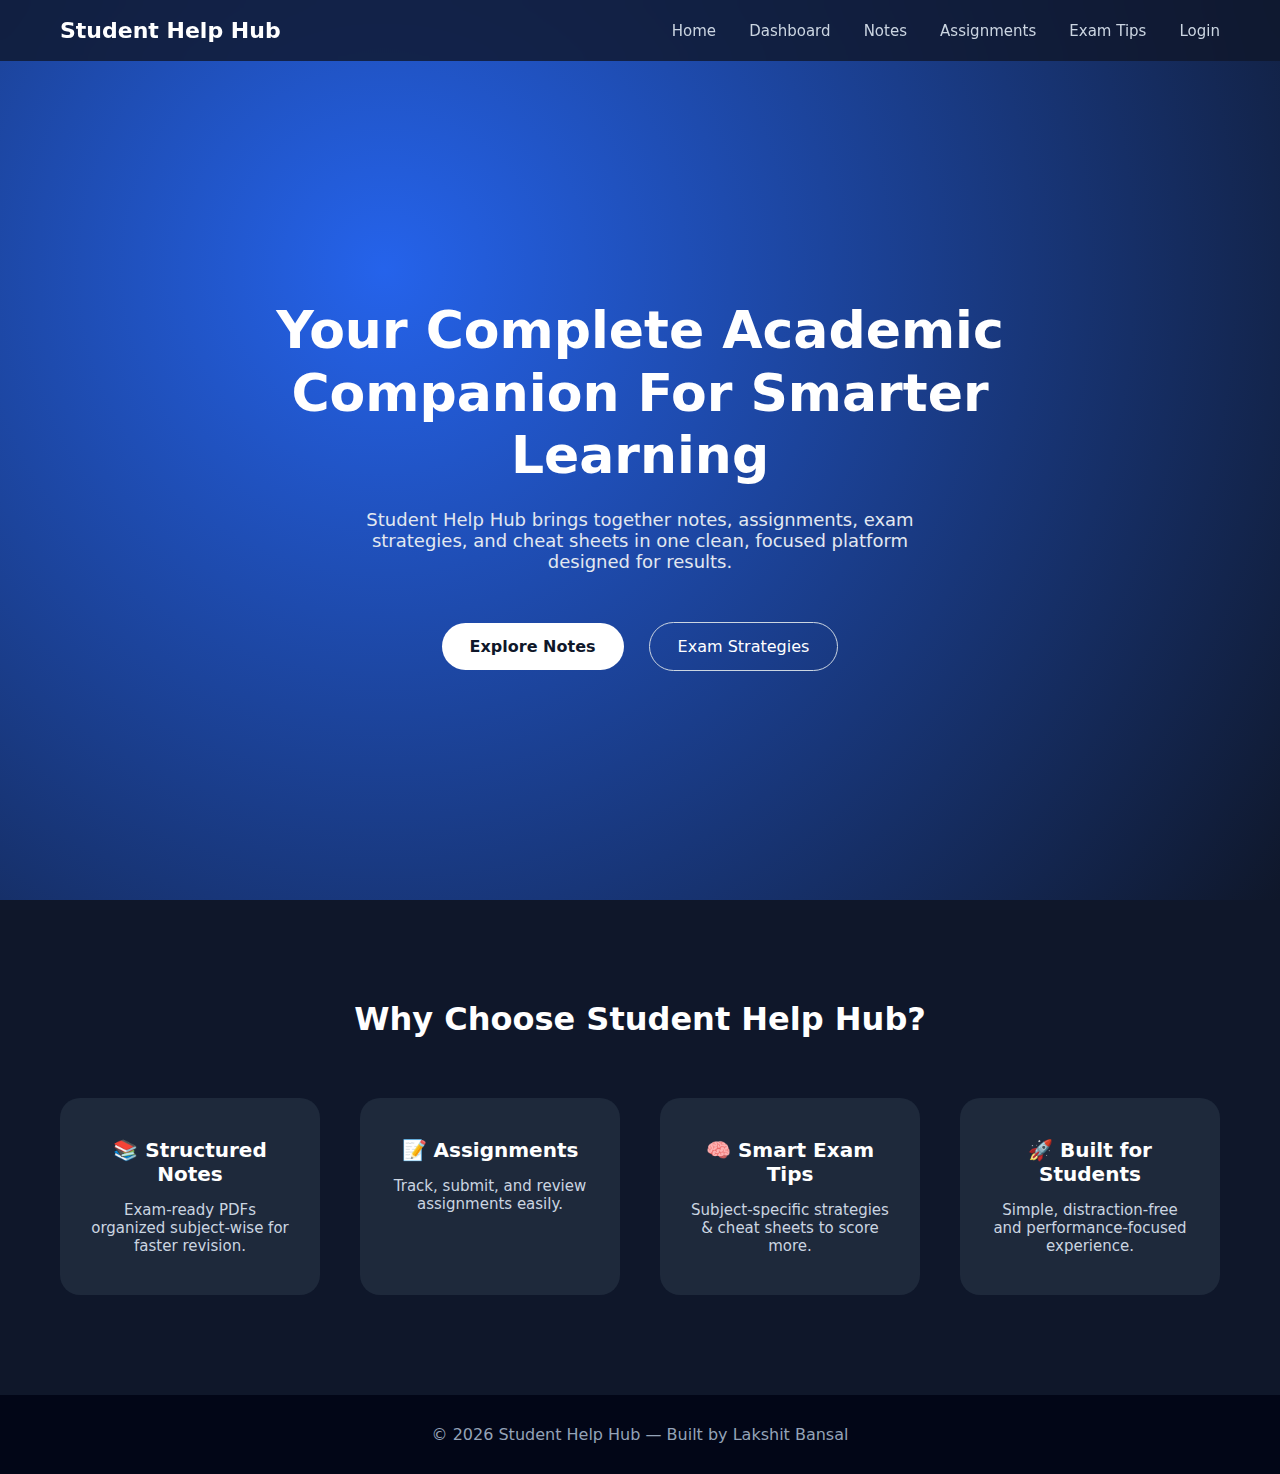
<file: index.html>
<!DOCTYPE html>
<html lang="en">
<head>
<meta charset="UTF-8">
<title>Student Help Hub</title>
<meta name="viewport" content="width=device-width, initial-scale=1.0">

<style>
* {
  margin: 0;
  padding: 0;
  box-sizing: border-box;
}

body {
  font-family: 'Inter', system-ui, sans-serif;
  background: #0f172a;
  color: white;
}

/* NAVBAR */
header {
  position: fixed;
  width: 100%;
  top: 0;
  background: rgba(15, 23, 42, 0.8);
  backdrop-filter: blur(12px);
  display: flex;
  justify-content: space-between;
  align-items: center;
  padding: 18px 60px;
  z-index: 1000;
}

header h1 {
  font-size: 22px;
  font-weight: 600;
}

nav a {
  color: #cbd5e1;
  margin-left: 28px;
  text-decoration: none;
  font-size: 15px;
  transition: 0.3s;
}

nav a:hover {
  color: white;
}

/* HERO SECTION */
.hero {
  min-height: 100vh;
  display: flex;
  flex-direction: column;
  justify-content: center;
  align-items: center;
  padding: 140px 20px 60px;
  text-align: center;
  background: radial-gradient(circle at 30% 30%, #2563eb, #0f172a);
}

.hero h2 {
  font-size: 52px;
  font-weight: 700;
  line-height: 1.2;
  max-width: 900px;
}

.hero p {
  margin-top: 22px;
  font-size: 18px;
  color: #e2e8f0;
  max-width: 600px;
}

.buttons {
  margin-top: 40px;
}

.buttons a {
  display: inline-block;
  padding: 14px 28px;
  margin: 10px;
  border-radius: 50px;
  font-size: 16px;
  text-decoration: none;
  transition: 0.3s;
}

.primary-btn {
  background: white;
  color: #0f172a;
  font-weight: 600;
}

.primary-btn:hover {
  transform: translateY(-3px);
  box-shadow: 0 12px 25px rgba(0,0,0,0.4);
}

.secondary-btn {
  border: 1px solid #cbd5e1;
  color: white;
}

.secondary-btn:hover {
  background: rgba(255,255,255,0.1);
}

/* FEATURES */
.features {
  padding: 100px 60px;
  background: #0f172a;
  text-align: center;
}

.features h3 {
  font-size: 32px;
  margin-bottom: 60px;
}

.feature-grid {
  display: grid;
  grid-template-columns: repeat(auto-fit, minmax(240px, 1fr));
  gap: 40px;
}

.feature-card {
  background: #1e293b;
  padding: 40px 30px;
  border-radius: 20px;
  transition: 0.3s;
}

.feature-card:hover {
  transform: translateY(-8px);
  background: #334155;
}

.feature-card h4 {
  margin-bottom: 15px;
  font-size: 20px;
}

.feature-card p {
  font-size: 15px;
  color: #cbd5e1;
}

/* FOOTER */
footer {
  text-align: center;
  padding: 30px;
  background: #020617;
  color: #94a3b8;
}
</style>
</head>

<body>

<header>
  <h1>Student Help Hub</h1>
  <nav>
    <a href="index.html">Home</a>
    <a href="dashboard.html">Dashboard</a>
    <a href="notes.html">Notes</a>
    <a href="assignments.html">Assignments</a>
    <a href="exam-tips.html">Exam Tips</a>
    <a href="login.html">Login</a>
  </nav>
</header>

<section class="hero">
  <h2>Your Complete Academic Companion For Smarter Learning</h2>
  <p>
    Student Help Hub brings together notes, assignments, exam strategies,
    and cheat sheets in one clean, focused platform designed for results.
  </p>

  <div class="buttons">
    <a href="notes.html" class="primary-btn">Explore Notes</a>
    <a href="exam-tips.html" class="secondary-btn">Exam Strategies</a>
  </div>
</section>

<section class="features">
  <h3>Why Choose Student Help Hub?</h3>

  <div class="feature-grid">
    <div class="feature-card">
      <h4>📚 Structured Notes</h4>
      <p>Exam-ready PDFs organized subject-wise for faster revision.</p>
    </div>

    <div class="feature-card">
      <h4>📝 Assignments</h4>
      <p>Track, submit, and review assignments easily.</p>
    </div>

    <div class="feature-card">
      <h4>🧠 Smart Exam Tips</h4>
      <p>Subject-specific strategies & cheat sheets to score more.</p>
    </div>

    <div class="feature-card">
      <h4>🚀 Built for Students</h4>
      <p>Simple, distraction-free and performance-focused experience.</p>
    </div>
  </div>
</section>

<footer>
  © 2026 Student Help Hub — Built by Lakshit Bansal
</footer>

</body>
</html>
</file>
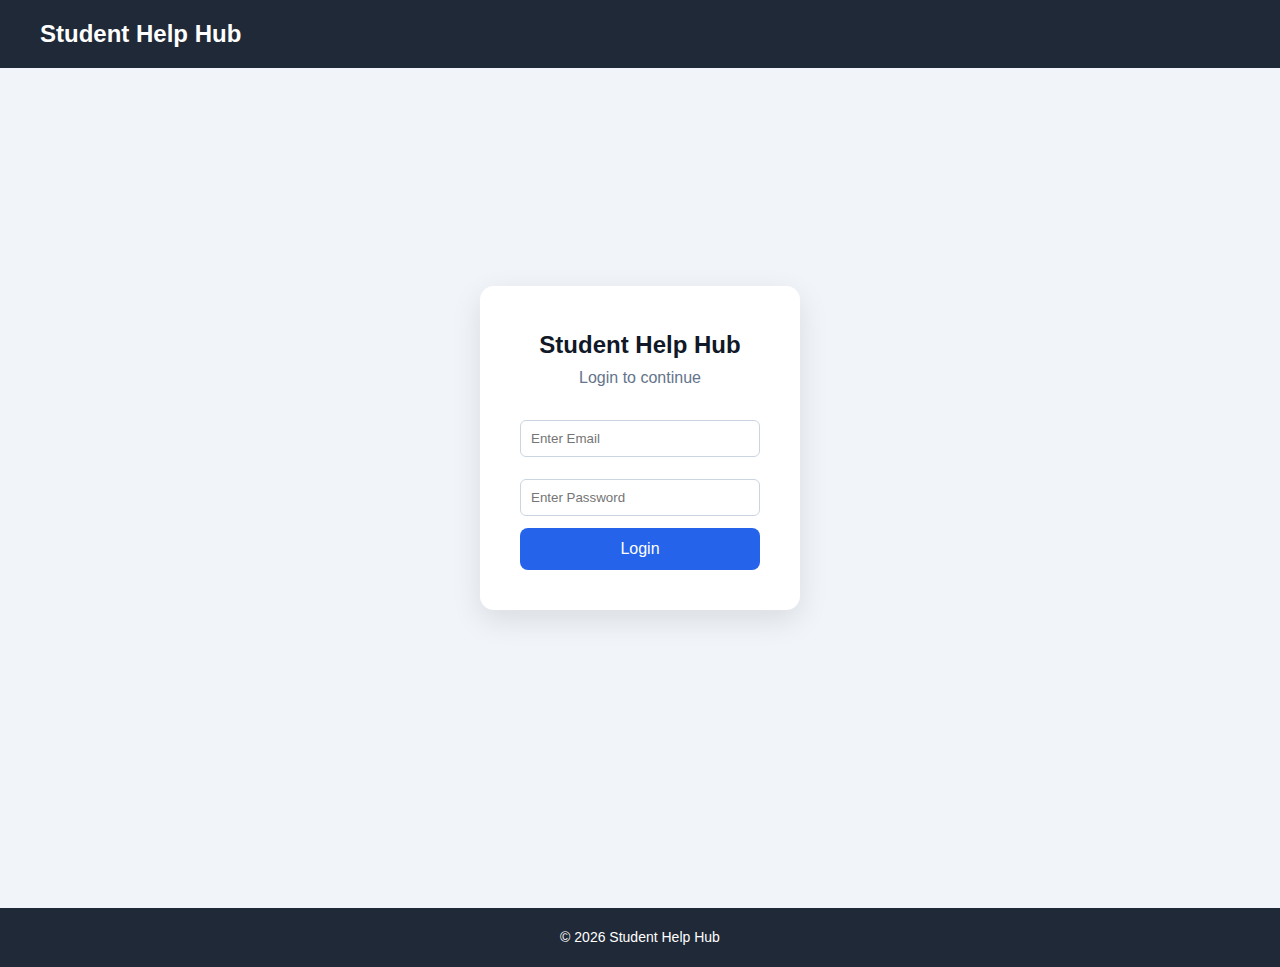
<file: admin-assignments.html>
<!DOCTYPE html>
<html lang="en">

<head>
  <link rel="stylesheet" href="common.css">
  <meta charset="UTF-8" />
  <title>Admin Panel – Assignments</title>
  <link rel="stylesheet" href="style.css" />
</head>

<body>

<!-- 🔐 ADMIN PROTECTION (ONLY ONE CLEAN CHECK) -->
<script>
  const role = localStorage.getItem("role");

  if (role !== "admin") {
    alert("Access denied. Admin only.");
    window.location.href = "login.html";
  }
</script>

<header>
  <h1>Student Help Hub</h1>
  <nav>
    <a href="index.html">Home</a>
    <a href="dashboard-admin.html">Admin Dashboard</a>
    <a href="notes.html">Notes</a>
    <a href="assignments.html">Assignments</a>
    <a href="exam-tips.html">Exam Tips</a>
    <a href="contact.html">Contact</a>
  </nav>
</header>

<header class="navbar">
  <h2>Admin Panel – Assignments</h2>
</header>

<main style="padding: 30px; max-width: 800px; margin: auto;">

  <h3>Add New Assignment</h3>

  <form id="assignmentForm" class="admin-form">

    <label>Subject</label>
    <input
      type="text"
      id="subject"
      placeholder="DSA, OS, DBMS, CN"
      required
    />

    <label>Assignment Title</label>
    <input
      type="text"
      id="title"
      placeholder="Trees Assignment"
      required
    />

    <label>Due Date</label>
    <input
      type="date"
      id="dueDate"
      required
    />

    <label>Question PDF Path</label>
    <input
      type="text"
      id="pdf"
      placeholder="pdfs/DSA_Trees_Assignment.pdf"
      required
    />

    <button type="submit">➕ Add Assignment</button>

  </form>

  <p id="message" style="margin-top: 15px; font-weight: bold;"></p>

</main>

<footer>
  © 2026 Student Help Hub
</footer>

<!-- ✅ LOCAL STORAGE LOGIC (NO FIREBASE) -->
<script>
  const form = document.getElementById("assignmentForm");
  const message = document.getElementById("message");

  form.addEventListener("submit", function (e) {
    e.preventDefault();

    const assignment = {
      id: Date.now(),
      subject: document.getElementById("subject").value.trim(),
      title: document.getElementById("title").value.trim(),
      dueDate: document.getElementById("dueDate").value,
      pdf: document.getElementById("pdf").value.trim()
    };

    let assignments =
      JSON.parse(localStorage.getItem("assignments")) || [];

    assignments.push(assignment);

    localStorage.setItem(
      "assignments",
      JSON.stringify(assignments)
    );

    message.textContent = "✅ Assignment added successfully!";
    message.style.color = "green";

    form.reset();
  });
</script>

</body>
</html>
</file>
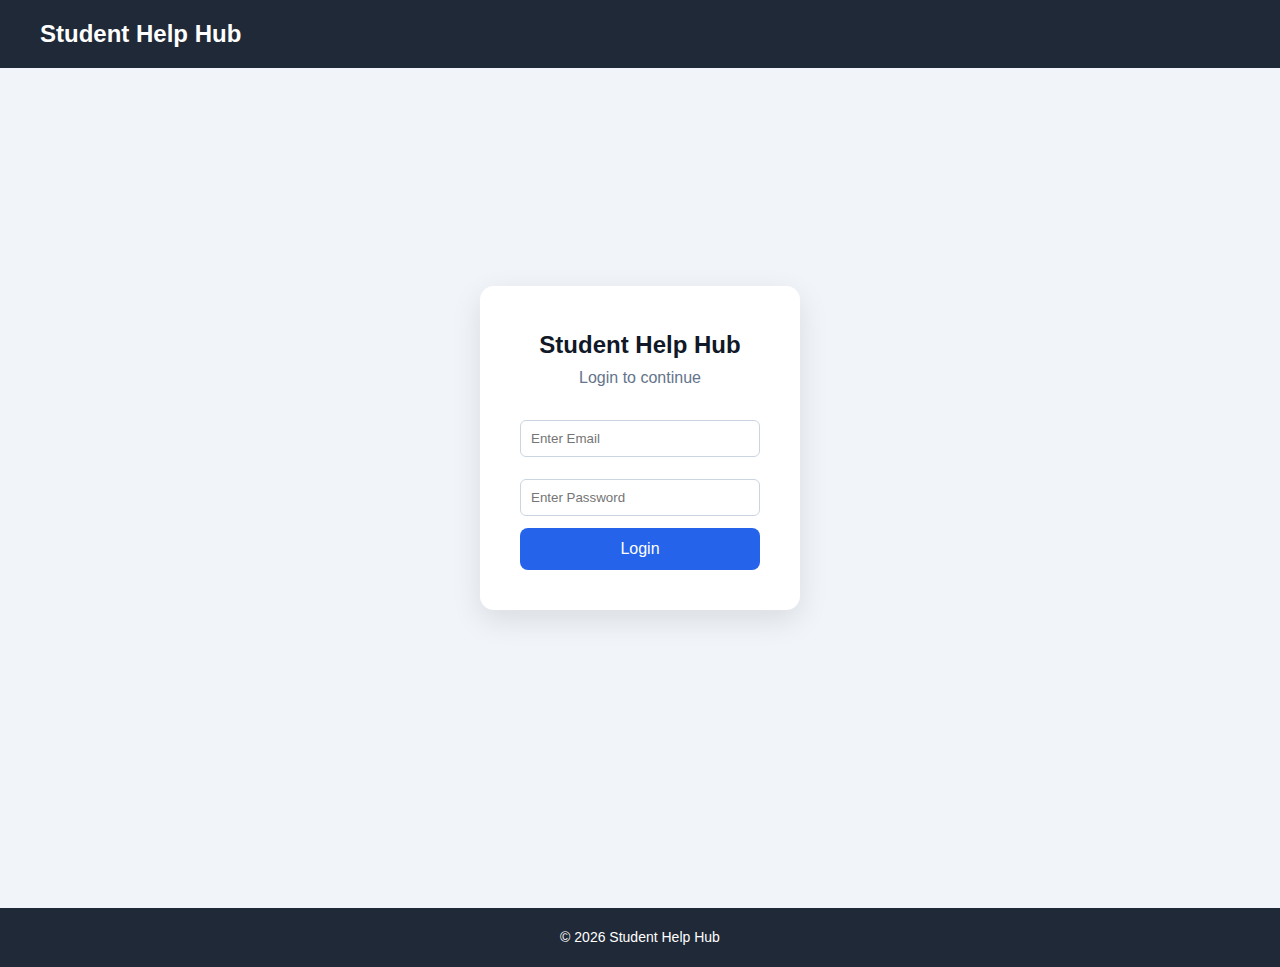
<file: admin-mcq.html>
<!DOCTYPE html>
<html lang="en">
    <header>
  <h1>Student Help Hub</h1>
  <nav>
    <a href="index.html">Home</a>
    <a href="dashboard.html">Dashboard</a>
    <a href="notes.html">Notes</a>
    <a href="assignments.html">Assignments</a>
    <a href="exam-tips.html">Exam Tips</a>
    <a href="contact.html">Contact</a>
  </nav>
</header>
<head>
    <link rel="stylesheet" href="common.css">
  <meta charset="UTF-8">
  <title>Admin MCQ Panel</title>
  <link rel="stylesheet" href="style.css">
</head>
<body>

  <h1>📝 Add MCQ Questions</h1>

  <form id="mcqForm">
    <input type="text" id="question" placeholder="Enter Question" required><br><br>

    <input type="text" id="opt1" placeholder="Option 1" required><br>
    <input type="text" id="opt2" placeholder="Option 2" required><br>
    <input type="text" id="opt3" placeholder="Option 3" required><br>
    <input type="text" id="opt4" placeholder="Option 4" required><br><br>

    <select id="correct">
      <option value="0">Option 1</option>
      <option value="1">Option 2</option>
      <option value="2">Option 3</option>
      <option value="3">Option 4</option>
    </select><br><br>

    <button type="submit">Save Question</button>
  </form>

  <br>
  <a href="dashboard.html">⬅ Back to Dashboard</a>

  <!-- PROTECT ADMIN PAGE -->
  <script>
    const role = localStorage.getItem("role");
    if (role !== "admin") {
      alert("Access Denied ❌ Admin Only");
      window.location.href = "dashboard.html";
    }
  </script>
  <script>
  const form = document.getElementById("mcqForm");

  form.addEventListener("submit", function (e) {
    e.preventDefault();

    const mcq = {
      question: document.getElementById("question").value,
      options: [
        document.getElementById("opt1").value,
        document.getElementById("opt2").value,
        document.getElementById("opt3").value,
        document.getElementById("opt4").value
      ],
      correct: document.getElementById("correct").value
    };

    let mcqs = JSON.parse(localStorage.getItem("mcqs")) || [];
    mcqs.push(mcq);
    localStorage.setItem("mcqs", JSON.stringify(mcqs));

    alert("MCQ Saved ✅");
    form.reset();
  });
</script>

</body>
</html>
<footer>
  © 2026 Student Help Hub
</footer>
</file>
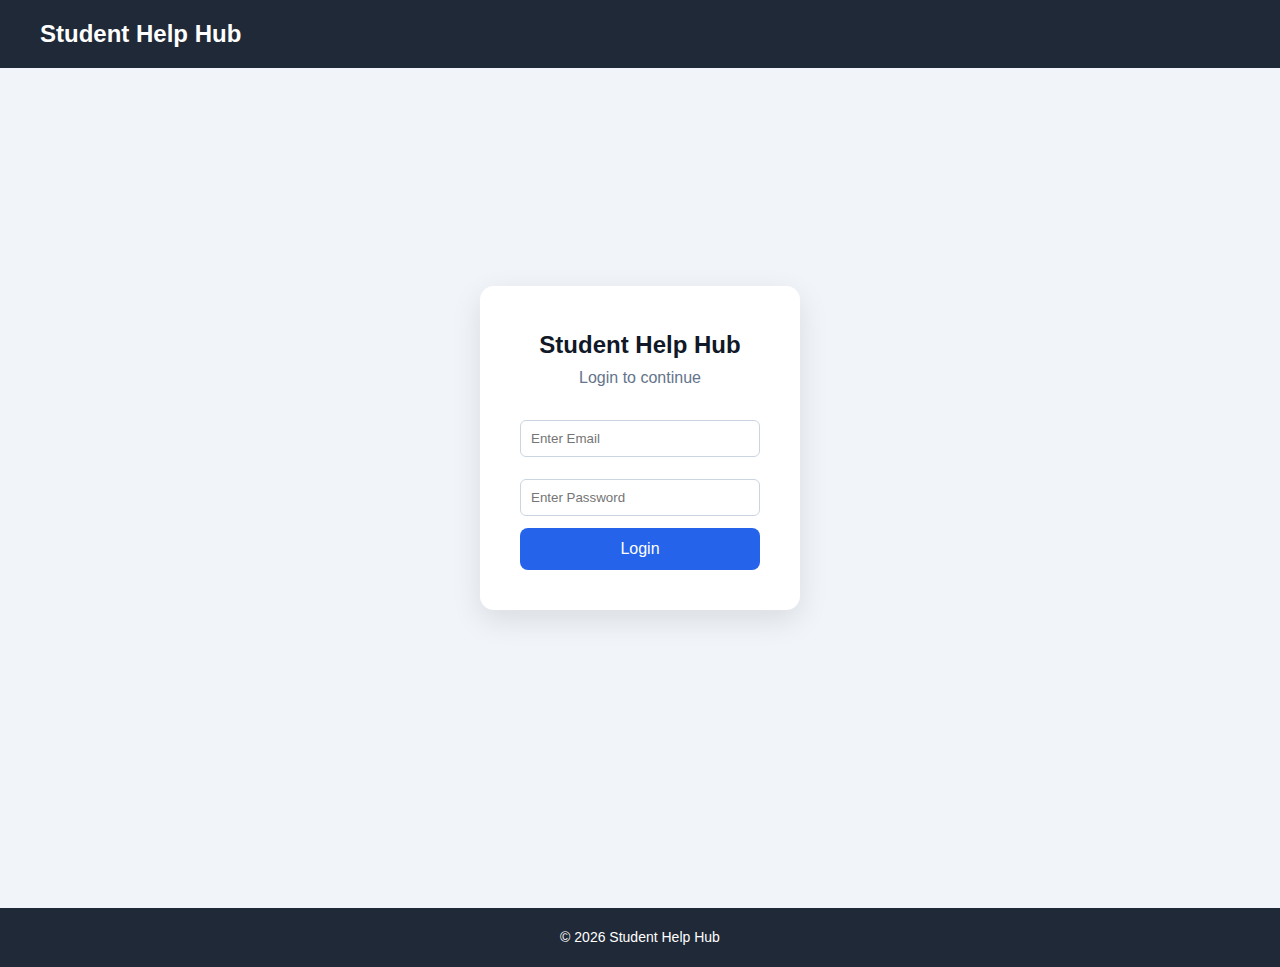
<file: dashboard-admin.html>
<script>
  if (localStorage.getItem("role") !== "admin") {
    window.location.href = "login.html";
  }
</script>
<!DOCTYPE html>
<html lang="en">
<head>
<meta charset="UTF-8">
<title>Admin Dashboard | Student Help Hub</title>

<style>
body {
  margin: 0;
  font-family: Inter, system-ui, sans-serif;
  background: #f8fafc;
  color: #0f172a;
}

/* HEADER */
header {
  background: #020617;
  color: white;
  padding: 18px 40px;
  display: flex;
  justify-content: space-between;
  align-items: center;
}

header h1 {
  font-size: 22px;
}

nav a {
  color: #cbd5f5;
  margin-left: 20px;
  text-decoration: none;
}

nav a:hover {
  color: white;
}

/* PAGE */
.dashboard {
  max-width: 1200px;
  margin: auto;
  padding: 50px 40px;
}

.welcome {
  margin-bottom: 40px;
}

.welcome h2 {
  font-size: 32px;
}

.welcome span {
  color: #2563eb;
}

/* ADMIN CARDS */
.admin-actions {
  display: grid;
  grid-template-columns: repeat(auto-fit, minmax(260px, 1fr));
  gap: 24px;
}

.admin-card {
  background: white;
  padding: 28px;
  border-radius: 18px;
  box-shadow: 0 14px 30px rgba(0,0,0,0.1);
  cursor: pointer;
  transition: transform 0.25s;
}

.admin-card:hover {
  transform: translateY(-6px);
}

.admin-card h3 {
  margin-bottom: 10px;
}

.admin-card p {
  color: #475569;
}

/* FOOTER */
footer {
  text-align: center;
  padding: 22px;
  background: #020617;
  color: #94a3b8;
  margin-top: 60px;
}
</style>
</head>

<body>

<!-- 🔐 SIMPLE ROLE PROTECTION (NO FIREBASE) -->
<script>
  const role = localStorage.getItem("role");

  if (role !== "admin") {
    alert("Access denied. Admin only.");
    window.location.href = "login.html";
  }
</script>

<header>
  <h1>Student Help Hub</h1>
  <nav>
    <a href="dashboard-admin.html">Admin Dashboard</a>
    <a href="admin-assignments.html">Assignments</a>
    <a href="admin-mcq.html">MCQs</a>
    <a href="index.html" onclick="logout()">Logout</a>
  </nav>
</header>

<section class="dashboard">

  <div class="welcome">
    <h2>👑 Welcome, <span>Admin</span></h2>
    <p>Manage content, assignments, and assessments</p>
  </div>

  <div class="admin-actions">

    <div class="admin-card" onclick="location.href='admin-assignments.html'">
      <h3>📝 Manage Assignments</h3>
      <p>Add, update, or remove student assignments</p>
    </div>

    <div class="admin-card" onclick="location.href='admin-mcq.html'">
      <h3>🧠 Manage MCQs</h3>
      <p>Create and manage MCQ tests</p>
    </div>

    <div class="admin-card" onclick="location.href='notes.html'">
      <h3>📘 Manage Notes</h3>
      <p>Upload and organize study materials</p>
    </div>

    <div class="admin-card">
      <h3>📊 View Analytics</h3>
      <p>Student activity & performance (future)</p>
    </div>

  </div>

</section>

<footer>
  © 2026 Student Help Hub · Admin Panel
</footer>

<script>
function logout() {
  localStorage.removeItem("role");
}
</script>

</body>
</html>
</file>
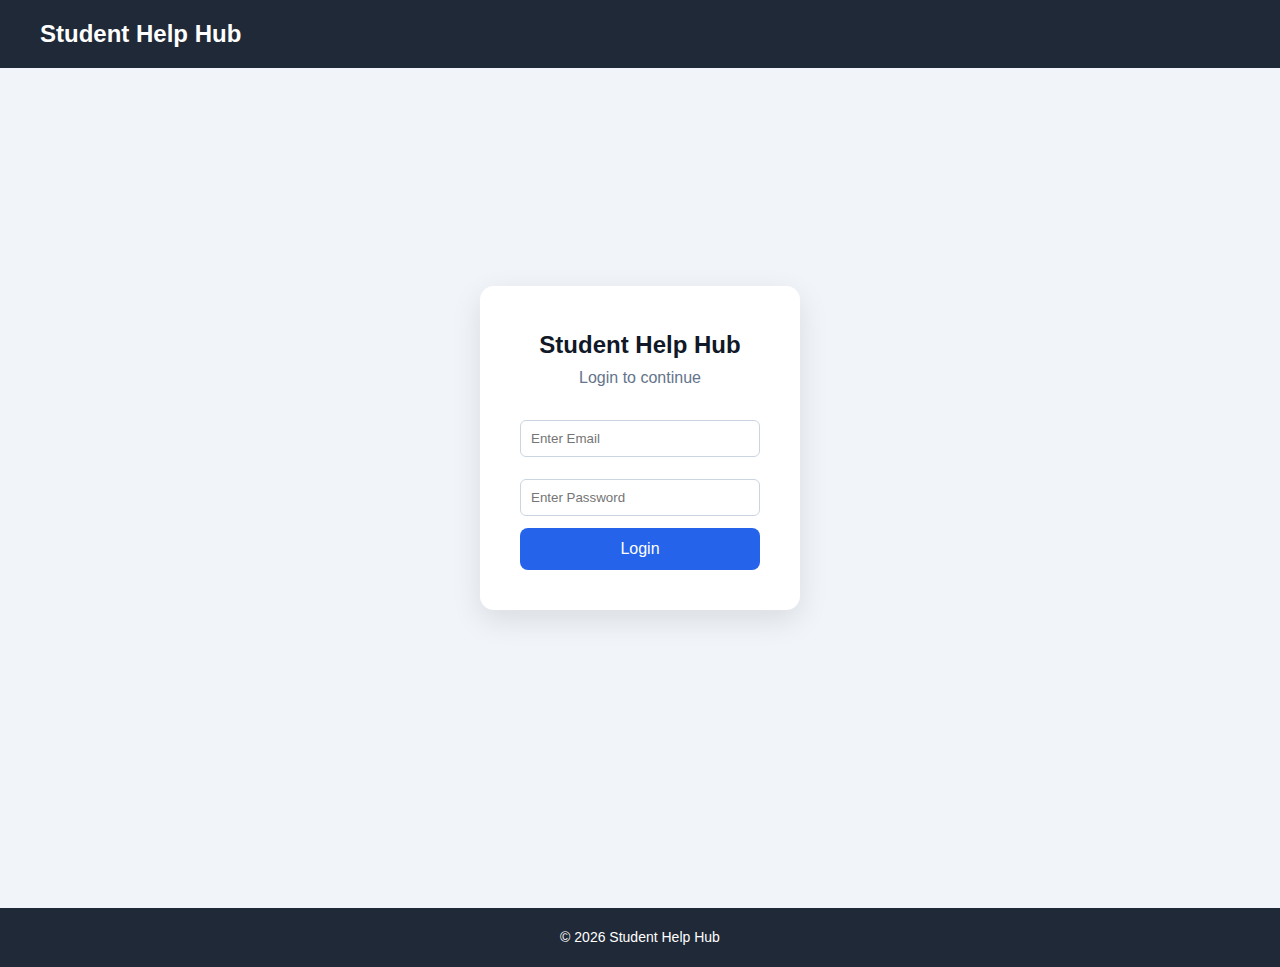
<file: dashboard.html>
<!DOCTYPE html>
<html lang="en">
<head>
<meta charset="UTF-8">
<title>Dashboard | Student Help Hub</title>

<style>
body {
  margin: 0;
  font-family: Inter, system-ui, sans-serif;
  background: #f1f5f9;
  color: #0f172a;
}

/* HEADER */
header {
  background: linear-gradient(135deg, #020617, #020617);
  color: white;
  padding: 18px 40px;
  display: flex;
  justify-content: space-between;
  align-items: center;
}

header h1 {
  font-size: 22px;
}

nav a {
  color: #cbd5f5;
  margin-left: 20px;
  text-decoration: none;
}

nav a:hover {
  color: white;
}

/* DASHBOARD */
.dashboard {
  max-width: 1200px;
  margin: auto;
  padding: 50px 40px;
}

.welcome {
  margin-bottom: 40px;
}

.welcome h2 {
  font-size: 34px;
}

.welcome p {
  color: #475569;
}

/* STATS */
.stats {
  display: grid;
  grid-template-columns: repeat(auto-fit, minmax(220px, 1fr));
  gap: 24px;
  margin-bottom: 50px;
}

.stat-card {
  background: white;
  padding: 28px;
  border-radius: 18px;
  box-shadow: 0 18px 40px rgba(0,0,0,0.08);
}

.stat-card h3 {
  font-size: 30px;
  margin-bottom: 6px;
}

/* ACTIONS */
.actions {
  display: grid;
  grid-template-columns: repeat(auto-fit, minmax(260px, 1fr));
  gap: 26px;
}

.action-card {
  background: linear-gradient(135deg, #2563eb, #1e40af);
  color: white;
  padding: 30px;
  border-radius: 22px;
  cursor: pointer;
  transition: transform 0.3s, box-shadow 0.3s;
}

.action-card:hover {
  transform: translateY(-8px);
  box-shadow: 0 20px 40px rgba(0,0,0,0.25);
}

.action-card h4 {
  font-size: 20px;
  margin-bottom: 10px;
}

/* FOOTER */
footer {
  text-align: center;
  padding: 22px;
  background: #020617;
  color: #94a3b8;
  margin-top: 70px;
}
</style>

<script>
  // SINGLE CLEAN PROTECTION SCRIPT
  if (localStorage.getItem("role") !== "student") {
    window.location.href = "login.html";
  }
</script>

</head>

<body>

<header>
  <h1>Student Help Hub</h1>
  <nav>
    <a href="index.html">Home</a>
    <a href="dashboard.html">Dashboard</a>
    <a href="notes.html">Notes</a>
    <a href="assignments.html">Assignments</a>
    <a href="mcq-test.html">MCQ Test</a>
  </nav>
</header>

<section class="dashboard">

  <div class="welcome">
    <h2>👋 Welcome back, Student</h2>
    <p>Your learning journey continues here</p>
  </div>

  <div class="stats">
    <div class="stat-card">
      <h3>📘 12</h3>
      <p>Notes Available</p>
    </div>
    <div class="stat-card">
      <h3>📝 3</h3>
      <p>Assignments Pending</p>
    </div>
    <div class="stat-card">
      <h3>🧠 5</h3>
      <p>MCQ Tests</p>
    </div>
    <div class="stat-card">
      <h3>⭐ 85%</h3>
      <p>Average Score</p>
    </div>
  </div>

  <div class="actions">
    <div class="action-card" onclick="location.href='notes.html'">
      <h4>📚 Study Notes</h4>
      <p>Subject-wise curated notes</p>
    </div>

    <div class="action-card" onclick="location.href='assignments.html'">
      <h4>📝 Assignments</h4>
      <p>View & submit assignments</p>
    </div>

    <div class="action-card" onclick="location.href='mcq-test.html'">
      <h4>🧠 MCQ Tests</h4>
      <p>Practice & get instant score</p>
    </div>

    <div class="action-card" onclick="location.href='exam-tips.html'">
      <h4>🚀 Exam Tips</h4>
      <p>Smart strategies to score more</p>
    </div>
  </div>

</section>

<footer>
  © 2026 Student Help Hub
</footer>

</body>
</html>
</file>
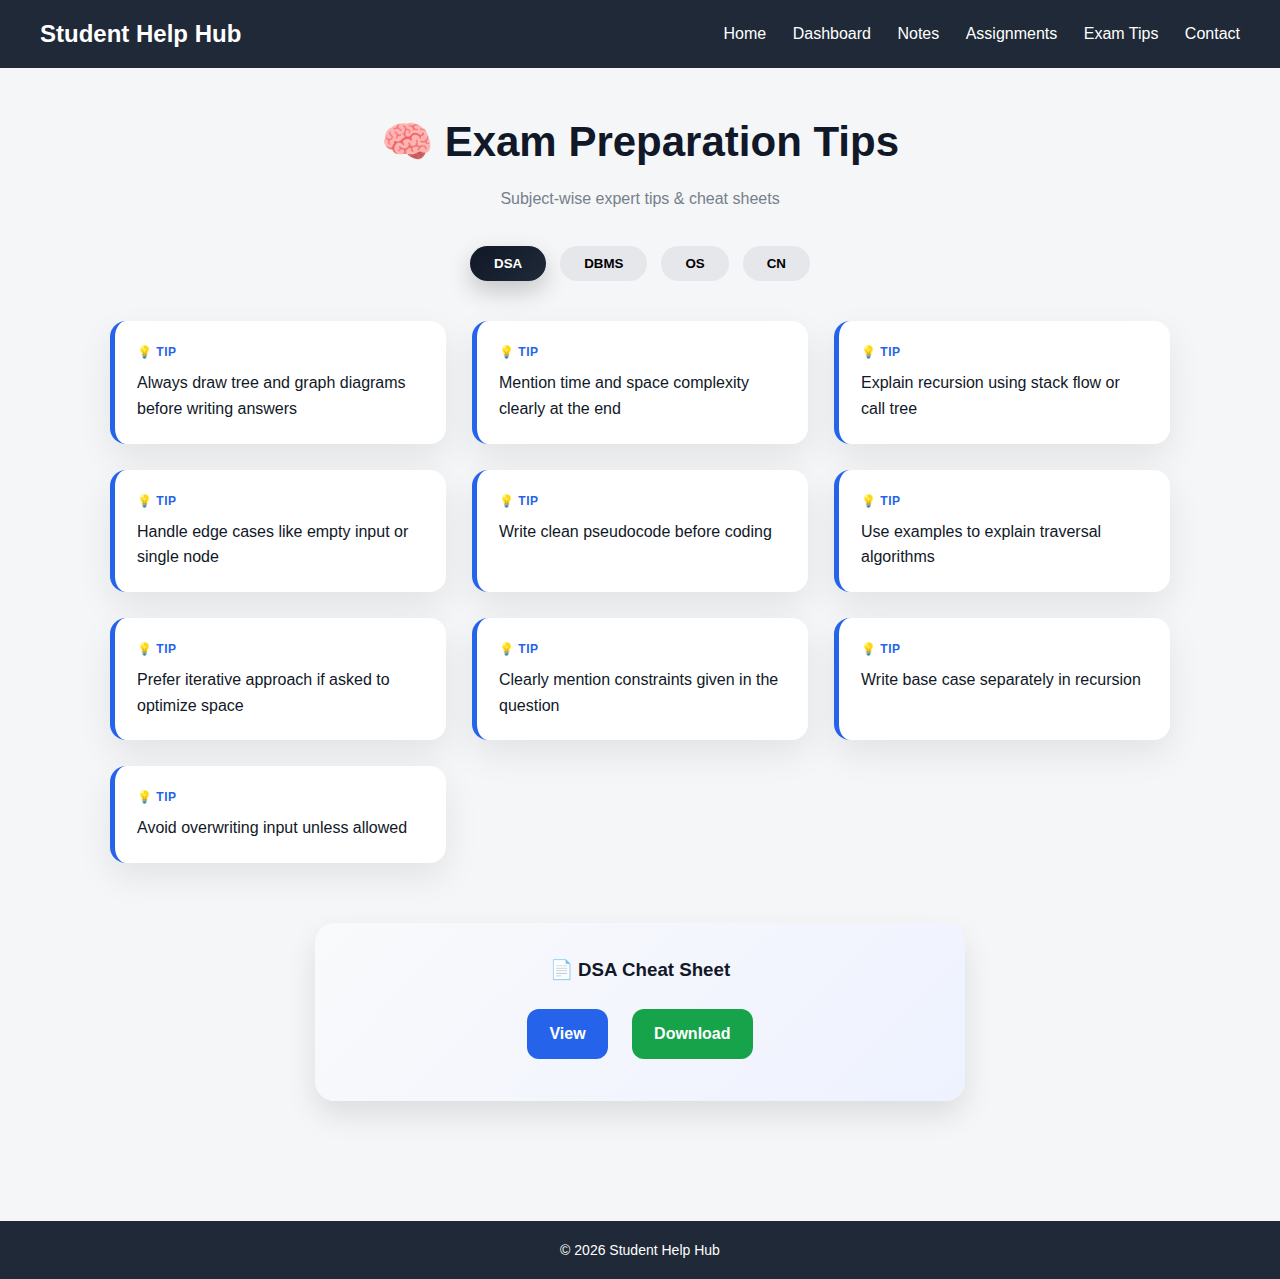
<file: exam-tips.html>
<!DOCTYPE html>
<html lang="en">
<head>
  <meta charset="UTF-8">
  <title>Exam Tips | Student Help Hub</title>
  <link rel="stylesheet" href="style.css">

  <style>
    .page {
      max-width: 1100px;
      margin: auto;
      padding: 40px 20px;
      text-align: center;
    }

    .subtitle {
      color: #6b7280;
      margin-top: 8px;
      font-size: 16px;
    }

    /* SUBJECT BUTTONS */
    .subjects {
      display: flex;
      gap: 14px;
      justify-content: center;
      margin: 35px 0;
      flex-wrap: wrap;
    }

    .subjects button {
      padding: 10px 24px;
      border-radius: 999px;
      border: none;
      background: #e5e7eb;
      cursor: pointer;
      font-weight: 600;
      transition: all 0.25s ease;
    }

    .subjects button:hover {
      transform: translateY(-2px);
    }

    .subjects button.active {
      background: linear-gradient(135deg, #111827, #1f2937);
      color: white;
      box-shadow: 0 10px 25px rgba(0,0,0,0.2);
    }

    /* TIPS GRID */
    .tips-grid {
      display: grid;
      grid-template-columns: repeat(auto-fit, minmax(260px, 1fr));
      gap: 26px;
      margin-top: 40px;
    }

    .tip-card {
      background: white;
      padding: 22px;
      border-radius: 16px;
      box-shadow: 0 14px 35px rgba(0,0,0,0.08);
      transition: all 0.25s ease;
      text-align: left;
      position: relative;
      border-left: 5px solid #2563eb;
    }

    .tip-card:hover {
      transform: translateY(-6px);
      box-shadow: 0 22px 45px rgba(0,0,0,0.12);
    }

    .tip-card::before {
      content: "💡 TIP";
      font-weight: 700;
      font-size: 12px;
      color: #2563eb;
      display: block;
      margin-bottom: 8px;
      letter-spacing: 0.5px;
    }

    /* CHEAT SHEET */
    .cheat-box {
      margin: 60px auto 0;
      padding: 32px;
      max-width: 650px;
      background: linear-gradient(135deg, #f9fafb, #eef2ff);
      border-radius: 20px;
      box-shadow: 0 14px 30px rgba(0,0,0,0.1);
    }

    .cheat-box h3 {
      margin-bottom: 14px;
    }

    .cheat-box a {
      margin: 10px;
      padding: 12px 22px;
      border-radius: 12px;
      background: #2563eb;
      color: white;
      font-weight: 600;
      text-decoration: none;
      display: inline-block;
      transition: opacity 0.2s;
    }

    .cheat-box a:last-child {
      background: #16a34a;
    }

    .cheat-box a:hover {
      opacity: 0.9;
    }
  </style>
</head>

<body>

<header class="navbar">
  <h1>Student Help Hub</h1>
<nav>
  <a href="index.html">Home</a>
  <a href="dashboard.html">Dashboard</a>
  <a href="notes.html">Notes</a>
  <a href="assignments.html">Assignments</a>
  <a href="exam-tips.html">Exam Tips</a>
  <a href="contact.html">Contact</a>
</nav>
</header>

<section class="page">
  <h2>🧠 Exam Preparation Tips</h2>
  <p class="subtitle">Subject-wise expert tips & cheat sheets</p>

  <div class="subjects">
    <button onclick="loadTips('DSA', this)" class="active">DSA</button>
    <button onclick="loadTips('DBMS', this)">DBMS</button>
    <button onclick="loadTips('OS', this)">OS</button>
    <button onclick="loadTips('CN', this)">CN</button>
  </div>

  <div id="tipsContainer" class="tips-grid"></div>
  <div id="cheatSheet" class="cheat-box"></div>
</section>

<footer>
  © 2026 Student Help Hub
</footer>

<script>
const data = {
  DSA: {
    tips: [
      "Always draw tree and graph diagrams before writing answers",
      "Mention time and space complexity clearly at the end",
      "Explain recursion using stack flow or call tree",
      "Handle edge cases like empty input or single node",
      "Write clean pseudocode before coding",
      "Use examples to explain traversal algorithms",
      "Prefer iterative approach if asked to optimize space",
      "Clearly mention constraints given in the question",
      "Write base case separately in recursion",
      "Avoid overwriting input unless allowed"
    ],
    cheat: "pdfs/cheat-sheets/dsa.pdf"
  },

  DBMS: {
    tips: [
      "Draw ER diagrams neatly with proper symbols",
      "Normalize step-by-step (1NF → 2NF → 3NF)",
      "Always specify primary and foreign keys",
      "Write SQL keywords in uppercase",
      "Use proper indentation in queries",
      "Explain ACID properties with examples",
      "Use tables for comparison questions",
      "Mention advantages and limitations clearly",
      "Use real-world examples for transactions",
      "Avoid mixing JOIN types unnecessarily"
    ],
    cheat: "pdfs/cheat-sheets/dbms.pdf"
  },

  OS: {
    tips: [
      "Draw Gantt charts for CPU scheduling",
      "Mention assumptions before solving numericals",
      "Explain deadlocks using all four conditions",
      "Use diagrams for paging and segmentation",
      "Compare algorithms using tables",
      "Mention advantages and disadvantages",
      "Explain context switching clearly",
      "Use examples for memory allocation",
      "Write formulas before calculations",
      "Avoid skipping intermediate steps"
    ],
    cheat: "pdfs/cheat-sheets/os.pdf"
  },

  CN: {
    tips: [
      "Draw OSI and TCP/IP layer diagrams",
      "Explain protocols with real-life examples",
      "Write full forms clearly",
      "Use flow diagrams for algorithms",
      "Explain error detection techniques",
      "Mention port numbers where required",
      "Differentiate TCP vs UDP in tables",
      "Explain routing algorithms stepwise",
      "Avoid vague definitions",
      "Use diagrams for subnetting"
    ],
    cheat: "pdfs/cheat-sheets/cn.pdf"
  }
};

function loadTips(subject, btn) {
  document.querySelectorAll(".subjects button")
    .forEach(b => b.classList.remove("active"));
  btn.classList.add("active");

  const tipsBox = document.getElementById("tipsContainer");
  const cheatBox = document.getElementById("cheatSheet");

  tipsBox.innerHTML = "";
  data[subject].tips.forEach(tip => {
    const div = document.createElement("div");
    div.className = "tip-card";
    div.textContent = tip;
    tipsBox.appendChild(div);
  });

  cheatBox.innerHTML = `
    <h3>📄 ${subject} Cheat Sheet</h3>
    <a href="${data[subject].cheat}" target="_blank">View</a>
    <a href="${data[subject].cheat}" download>Download</a>
  `;
}

loadTips("DSA", document.querySelector(".subjects button"));
</script>

</body>
</html>
</file>
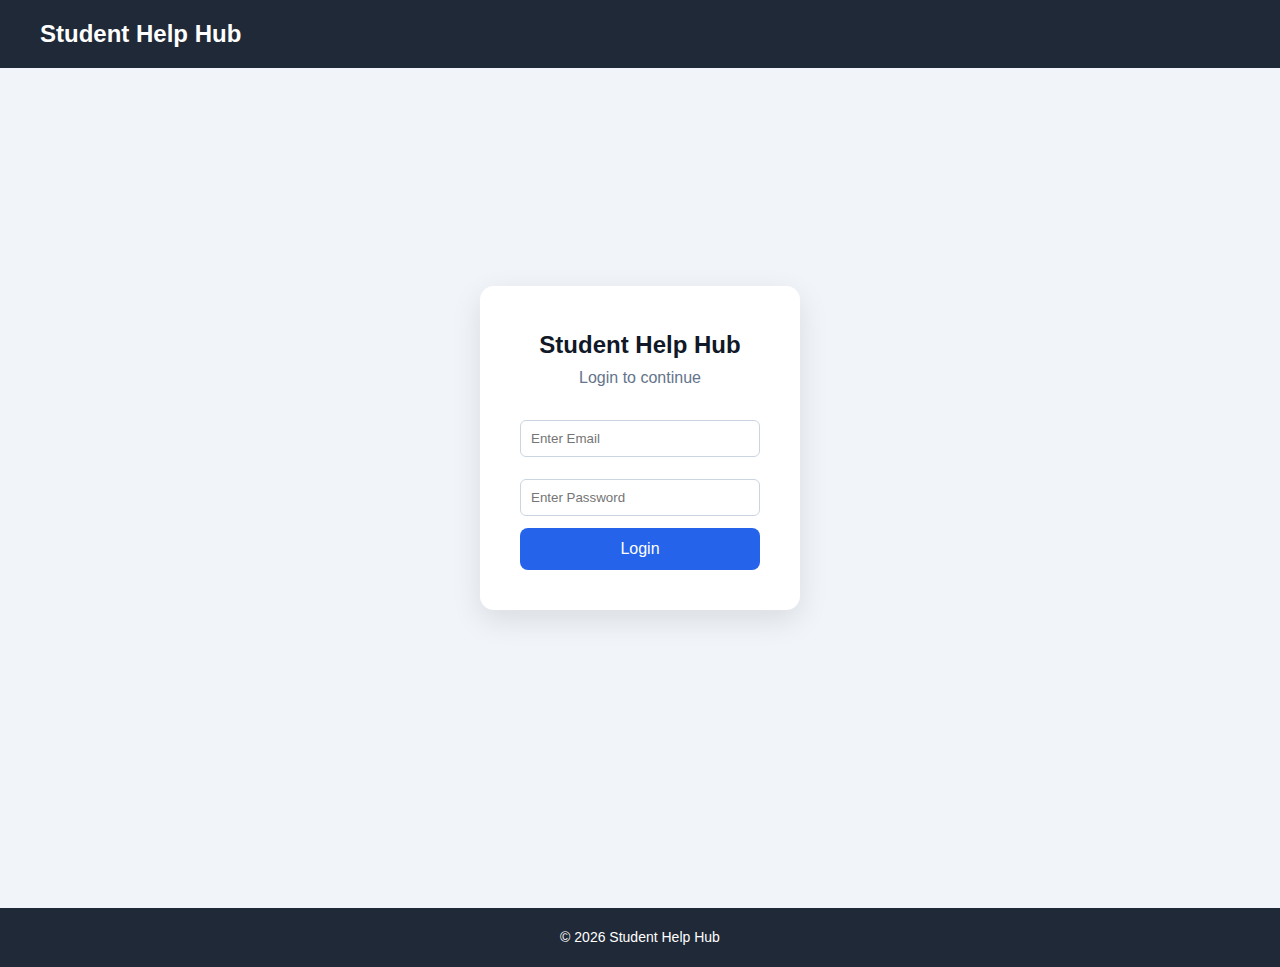
<file: login.html>
<!DOCTYPE html>
<html lang="en">
<head>
<meta charset="UTF-8">
<title>Login | Student Help Hub</title>

<link rel="stylesheet" href="common.css">
<link rel="stylesheet" href="style.css">

<style>
body { background: #f1f5f9; }

.login-page {
  min-height: calc(100vh - 140px);
  display: flex;
  justify-content: center;
  align-items: center;
}

.login-box {
  background: white;
  padding: 40px;
  border-radius: 14px;
  text-align: center;
  box-shadow: 0 10px 30px rgba(0,0,0,0.1);
  width: 320px;
}

input {
  width: 100%;
  padding: 10px;
  margin-bottom: 12px;
  border-radius: 6px;
  border: 1px solid #cbd5e1;
}

button {
  padding: 12px 18px;
  background: #2563eb;
  color: white;
  border: none;
  border-radius: 8px;
  font-size: 16px;
  cursor: pointer;
  width: 100%;
}

button:hover {
  background: #1d4ed8;
}
</style>
</head>

<body>

<header>
  <h1>Student Help Hub</h1>
</header>

<main class="login-page">
  <div class="login-box">
    <h2>Student Help Hub</h2>
    <p style="color:#64748b; margin-bottom:20px;">
      Login to continue
    </p>

    <input type="email" id="email" placeholder="Enter Email" required>

    <input type="password" id="password" placeholder="Enter Password" required>

    <!-- IMPORTANT CHANGE HERE -->
    <button type="button" onclick="loginUser()">Login</button>
  </div>
</main>

<footer>
  © 2026 Student Help Hub
</footer>

<script src="login.js"></script>
</body>
</html>
</file>
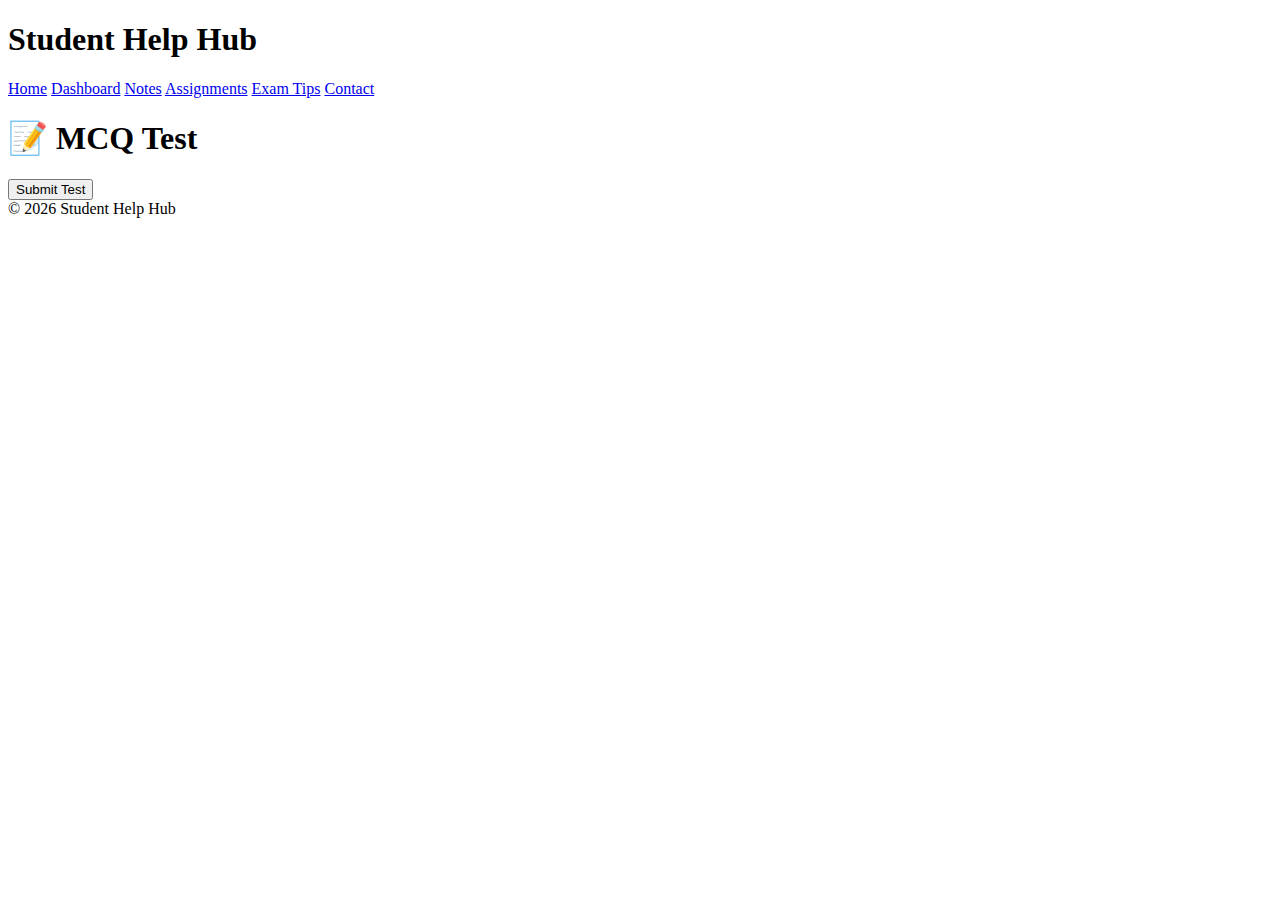
<file: mcq-test.html>
<!DOCTYPE html>
<html>
    <header>
  <h1>Student Help Hub</h1>
  <nav>
    <a href="index.html">Home</a>
    <a href="dashboard.html">Dashboard</a>
    <a href="notes.html">Notes</a>
    <a href="assignments.html">Assignments</a>
    <a href="exam-tips.html">Exam Tips</a>
    <a href="contact.html">Contact</a>
  </nav>
</header>
<head>
  <title>MCQ Test</title>
</head>
<body>

<h1>📝 MCQ Test</h1>

<form id="testForm"></form>

<button onclick="submitTest()">Submit Test</button>

<script>
  const mcqs = JSON.parse(localStorage.getItem("mcqs")) || [];
  const form = document.getElementById("testForm");

  mcqs.forEach((mcq, index) => {
    let html = `<p><b>${index + 1}. ${mcq.question}</b></p>`;

    mcq.options.forEach((opt, i) => {
      html += `
        <label>
          <input type="radio" name="q${index}" value="${i}">
          ${opt}
        </label><br>
      `;
    });

    form.innerHTML += html + "<br>";
  });

  function submitTest() {
    let score = 0;

    mcqs.forEach((mcq, index) => {
      const selected = document.querySelector(`input[name="q${index}"]:checked`);
      if (selected && selected.value == mcq.correct) {
        score++;
      }
    });

    alert("Your Score: " + score + " / " + mcqs.length);
  }
  let score = 0;

function loadQuiz(subject) {
  db.collection("mcq")
    .where("subject", "==", subject)
    .get()
    .then((snapshot) => {
      const quizContainer = document.getElementById("quizContainer");
      quizContainer.innerHTML = "";

      snapshot.forEach((doc) => {
        const data = doc.data();

        quizContainer.innerHTML += `
          <div class="question-box">
            <p>${data.question}</p>
            <button onclick="checkAnswer('${data.correctAnswer}', '${data.option1}')">${data.option1}</button>
            <button onclick="checkAnswer('${data.correctAnswer}', '${data.option2}')">${data.option2}</button>
            <button onclick="checkAnswer('${data.correctAnswer}', '${data.option3}')">${data.option3}</button>
            <button onclick="checkAnswer('${data.correctAnswer}', '${data.option4}')">${data.option4}</button>
          </div>
        `;
      });
    });
}

function checkAnswer(correct, selected) {
  if(correct === selected) {
    score++;
  }
}
</script>
<footer>
  © 2026 Student Help Hub
</footer>
</body>
</html>
</file>
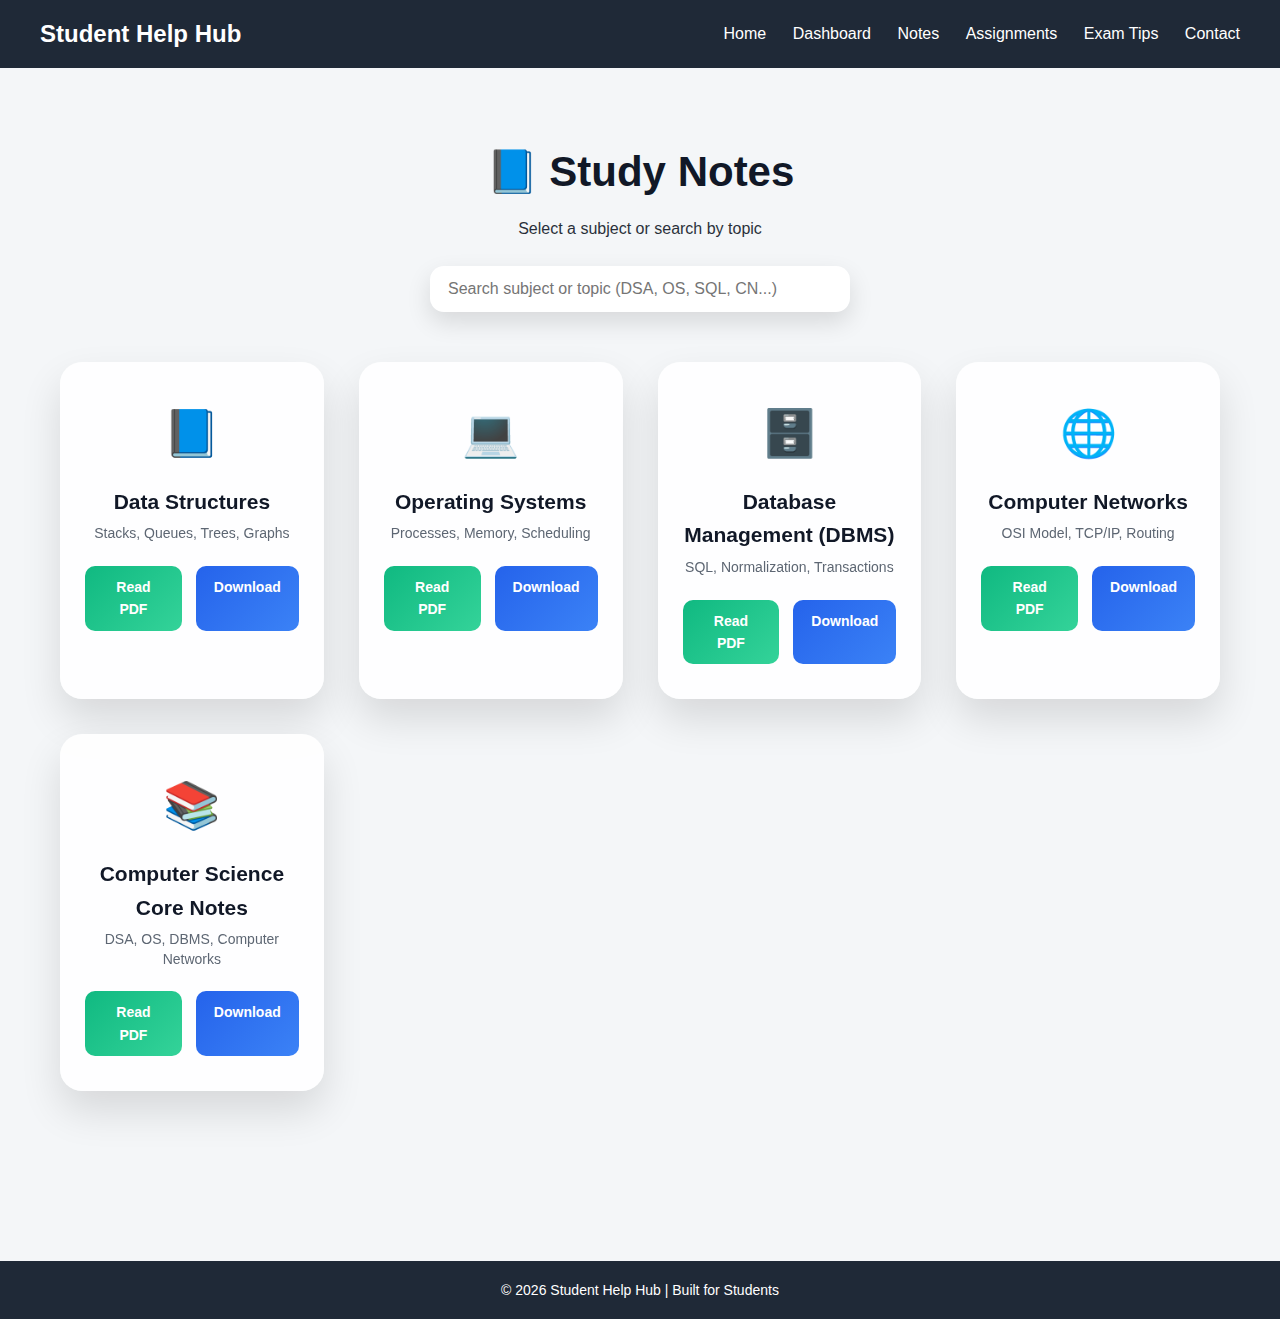
<file: notes.html>
<!DOCTYPE html>
<html lang="en">
<head>
  <meta charset="UTF-8">
  <title>Notes | Student Help Hub</title>
  <link rel="stylesheet" href="style.css">
</head>
<body>

<!-- NAVBAR -->
<header>
  <h1>Student Help Hub</h1>
  <nav>
  <a href="index.html">Home</a>
  <a href="dashboard.html">Dashboard</a>
  <a href="notes.html">Notes</a>
  <a href="assignments.html">Assignments</a>
  <a href="exam-tips.html">Exam Tips</a>
  <a href="contact.html">Contact</a>
</nav>
</header>

<!-- NOTES SECTION -->
<section class="page">
  <h2>📘 Study Notes</h2>
  <p>Select a subject or search by topic</p>

  <!-- SEARCH -->
  <input
    type="text"
    id="searchNotes"
    class="search-box"
    placeholder="Search subject or topic (DSA, OS, SQL, CN...)"
  >

  <!-- CARDS -->
  <div class="cards" id="notesCards">

    <!-- DATA STRUCTURES -->
    <div class="card" data-subject="data structures dsa" data-topics="stacks queues trees graphs">
      <div class="icon">📘</div>
      <h3>Data Structures</h3>
      <p>Stacks, Queues, Trees, Graphs</p>
      <div class="btn-group">
        <a href="pdfs/ds-notes.pdf" target="_blank" class="read-btn">Read PDF</a>
        <a href="pdfs/ds-notes.pdf" download class="download-btn">Download</a>
      </div>
    </div>

    <!-- OPERATING SYSTEMS -->
    <div class="card" data-subject="operating systems os" data-topics="process memory scheduling">
      <div class="icon">💻</div>
      <h3>Operating Systems</h3>
      <p>Processes, Memory, Scheduling</p>
      <div class="btn-group">
        <a href="pdfs/operating-systems.pdf" target="_blank" class="read-btn">Read PDF</a>
        <a href="pdfs/operating-systems.pdf" download class="download-btn">Download</a>
      </div>
    </div>

    <!-- DBMS -->
    <div class="card" data-subject="dbms database" data-topics="sql normalization transactions">
      <div class="icon">🗄️</div>
      <h3>Database Management (DBMS)</h3>
      <p>SQL, Normalization, Transactions</p>
      <div class="btn-group">
        <a href="pdfs/dbms.pdf" target="_blank" class="read-btn">Read PDF</a>
        <a href="pdfs/dbms.pdf" download class="download-btn">Download</a>
      </div>
    </div>

    <!-- COMPUTER NETWORKS -->
    <div class="card" data-subject="computer networks cn" data-topics="osi tcp ip routing">
      <div class="icon">🌐</div>
      <h3>Computer Networks</h3>
      <p>OSI Model, TCP/IP, Routing</p>
      <div class="btn-group">
        <a href="pdfs/computer-networks.pdf" target="_blank" class="read-btn">Read PDF</a>
        <a href="pdfs/computer-networks.pdf" download class="download-btn">Download</a>
      </div>
    </div>

    <!-- COMPUTER SCIENCE CORE -->
    <div class="card" data-subject="computer science core" data-topics="dsa os dbms cn">
      <div class="icon">📚</div>
      <h3>Computer Science Core Notes</h3>
      <p>DSA, OS, DBMS, Computer Networks</p>
      <div class="btn-group">
        <a href="pdfs/computer-science-core-notes.pdf" target="_blank" class="read-btn">
          Read PDF
        </a>
        <a href="pdfs/computer-science-core-notes.pdf" download class="download-btn">
          Download
        </a>
      </div>
    </div>

  </div>
</section>

<footer>
  © 2026 Student Help Hub | Built for Students
</footer>

<!-- SEARCH SCRIPT -->
<script>
  const searchInput = document.getElementById("searchNotes");
  const cards = document.querySelectorAll(".card");

  searchInput.addEventListener("keyup", () => {
    const value = searchInput.value.toLowerCase();

    cards.forEach(card => {
      const subject = card.dataset.subject;
      const topics = card.dataset.topics;

      if (subject.includes(value) || topics.includes(value)) {
        card.style.display = "block";
      } else {
        card.style.display = "none";
      }
    });
  });
</script>

</body>
</html>
</file>
<file: common.css>
/* 🌐 GLOBAL RESET */
* {
  margin: 0;
  padding: 0;
  box-sizing: border-box;
  font-family: Inter, system-ui, sans-serif;
}

/* 🌐 BODY */
body {
  background: #f8fafc;
  color: #0f172a;
}

/* 🌐 HEADER */
header {
  background: #020617;
  color: white;
  padding: 18px 40px;
  display: flex;
  justify-content: space-between;
  align-items: center;
}

header h1 {
  font-size: 22px;
}

nav a {
  color: #cbd5f5;
  margin-left: 20px;
  text-decoration: none;
}

nav a:hover {
  color: white;
}

/* 🌐 MAIN CONTAINER */
.container {
  max-width: 1200px;
  margin: auto;
  padding: 60px 40px;
}

/* 🌐 CARD */
.card {
  background: white;
  padding: 30px;
  border-radius: 18px;
  box-shadow: 0 14px 30px rgba(0,0,0,0.1);
  margin-bottom: 30px;
}

/* 🌐 BUTTON */
button {
  background: #2563eb;
  color: white;
  border: none;
  padding: 12px 20px;
  border-radius: 10px;
  cursor: pointer;
}

button:hover {
  background: #1e40af;
}

/* 🌐 INPUTS */
input, select {
  width: 100%;
  padding: 12px;
  margin-top: 10px;
  margin-bottom: 20px;
  border-radius: 10px;
  border: 1px solid #cbd5f5;
}

/* 🌐 FOOTER */
footer {
  text-align: center;
  padding: 22px;
  background: #020617;
  color: #94a3b8;
  margin-top: 60px;
}
/* ===== LOGIN PAGE CENTERING ===== */
.login-page {
  min-height: calc(100vh - 120px);
  display: flex;
  justify-content: center;
  align-items: center;
}

.login-box {
  background: white;
  padding: 36px;
  border-radius: 18px;
  width: 360px;
  box-shadow: 0 20px 40px rgba(0,0,0,0.15);
  text-align: center;
}
/* 🔒 Hide navbar links on login page */
.login-only nav {
  display: none;
}
</file>
<file: style.css>
/* =========================
   GLOBAL RESET & BASE
========================= */
* {
  margin: 0;
  padding: 0;
  box-sizing: border-box;
  font-family: "Segoe UI", Tahoma, sans-serif;
}

body {
  background-color: #f4f6f8;
  color: #111827;
  line-height: 1.6;
}

/* =========================
   NAVBAR
========================= */
header {
  background-color: #1f2937;
  color: white;
  padding: 15px 40px;
  display: flex;
  justify-content: space-between;
  align-items: center;
}

header h1 {
  font-size: 24px;
}

nav a {
  color: white;
  margin-left: 22px;
  text-decoration: none;
  font-weight: 500;
}

nav a:hover {
  color: #38bdf8;
}

/* =========================
   PAGE WRAPPER
========================= */
.page {
  padding: 70px 20px 90px;
  max-width: 1200px;
  margin: auto;
  text-align: center;
}

.page h2 {
  font-size: 42px;
  margin-bottom: 10px;
}

.page p {
  font-size: 16px;
  opacity: 0.9;
  margin-bottom: 25px;
}

/* =========================
   SEARCH BOX
========================= */
.search-box {
  width: 100%;
  max-width: 420px;
  margin: 20px auto 50px;
  display: block;
  padding: 14px 18px;
  border-radius: 14px;
  border: none;
  font-size: 16px;
  outline: none;
  box-shadow: 0 10px 25px rgba(0,0,0,0.12);
}

.search-box:focus {
  box-shadow: 0 12px 30px rgba(37,99,235,0.35);
}

/* =========================
   CARDS GRID
========================= */
.cards {
  display: grid;
  grid-template-columns: repeat(auto-fit, minmax(260px, 1fr));
  gap: 35px;
}

/* =========================
   CARD (IMPORTANT FIX HERE)
========================= */
.card {
  position: relative; /* REQUIRED */
  background: rgba(255, 255, 255, 0.88);
  backdrop-filter: blur(10px);
  border-radius: 22px;
  padding: 35px 25px;
  text-align: center;
  box-shadow: 0 20px 40px rgba(0,0,0,0.12);
  transition: all 0.35s ease;
  overflow: hidden;
}

/* Overlay for glass effect */
.card::before {
  content: "";
  position: absolute;
  inset: 0;
  background: linear-gradient(135deg, transparent, rgba(37,99,235,0.15));
  opacity: 0;
  transition: opacity 0.35s ease;
  pointer-events: none; /* 🔥 FIX: allows clicking buttons */
}

.card:hover::before {
  opacity: 1;
}

.card:hover {
  transform: translateY(-12px) scale(1.03);
  box-shadow: 0 30px 60px rgba(37,99,235,0.25);
}

/* =========================
   CARD CONTENT
========================= */
.icon {
  font-size: 46px;
  margin-bottom: 14px;
}

.card h3 {
  font-size: 21px;
  margin-bottom: 6px;
}

.card p {
  font-size: 14px;
  color: #4b5563;
  margin-bottom: 22px;
  line-height: 1.4;
}

/* =========================
   BUTTONS (CLICK FIX)
========================= */
.btn-group {
  display: flex;
  justify-content: center;
  gap: 14px;
  position: relative;
  z-index: 2; /* 🔥 FIX: keeps buttons above overlay */
}

.read-btn,
.download-btn {
  padding: 10px 18px;
  border-radius: 10px;
  font-size: 14px;
  font-weight: 600;
  text-decoration: none;
  cursor: pointer;
  transition: all 0.25s ease;
  border: none;
}

/* Read PDF */
.read-btn {
  background: linear-gradient(135deg, #10b981, #34d399);
  color: white;
}

.read-btn:hover {
  transform: scale(1.08);
  filter: brightness(1.05);
}

/* Download */
.download-btn {
  background: linear-gradient(135deg, #2563eb, #3b82f6);
  color: white;
}

.download-btn:hover {
  transform: scale(1.08);
  filter: brightness(1.05);
}

/* =========================
   FOOTER
========================= */
footer {
  background-color: #1f2937;
  color: white;
  text-align: center;
  padding: 18px;
  margin-top: 80px;
  font-size: 14px;
}
/* =========================
   HERO SECTION
========================= */
.hero {
  min-height: 75vh;
  background: linear-gradient(135deg, #2563eb, #38bdf8);
  color: white;
  display: flex;
  flex-direction: column;
  justify-content: center;
  align-items: center;
  text-align: center;
  padding: 40px 20px;
}

.hero h2 {
  font-size: 48px;
  max-width: 800px;
  margin-bottom: 15px;
}

.hero p {
  font-size: 18px;
  max-width: 650px;
  opacity: 0.95;
  margin-bottom: 30px;
}

/* HERO BUTTONS */
.hero-buttons {
  display: flex;
  gap: 18px;
  flex-wrap: wrap;
  justify-content: center;
}

.primary-btn,
.secondary-btn {
  padding: 14px 26px;
  border-radius: 12px;
  font-size: 16px;
  font-weight: 600;
  text-decoration: none;
  transition: all 0.25s ease;
}

.primary-btn {
  background: white;
  color: #2563eb;
}

.secondary-btn {
  background: rgba(255,255,255,0.18);
  color: white;
  border: 1px solid rgba(255,255,255,0.4);
}

.primary-btn:hover,
.secondary-btn:hover {
  transform: scale(1.08);
}
.badge {
  display: inline-block;
  margin: 8px 0;
  padding: 6px 14px;
  border-radius: 20px;
  font-size: 13px;
  font-weight: 600;
}

.badge.pending {
  background: #fff3cd;
  color: #856404;
}

.badge.submitted {
  background: #d4edda;
  color: #155724;
}

.badge.late {
  background: #f8d7da;
  color: #721c24;
}

.submit-btn {
  padding: 8px 14px;
  border: none;
  border-radius: 6px;
  background: #007bff;
  color: white;
  cursor: pointer;
}

.submit-btn:hover {
  background: #0056b3;
}
/* SUBJECT SECTIONS */
.subject-section {
  margin-bottom: 30px;
}

.subject-header {
  display: flex;
  justify-content: space-between;
  align-items: center;
  background: linear-gradient(135deg, #2563eb, #38bdf8);
  color: white;
  padding: 15px 20px;
  border-radius: 14px;
  cursor: pointer;
}

.subject-header h3 {
  margin: 0;
}

.subject-content {
  display: none;
  margin-top: 20px;
}

/* ASSIGNMENT CARD */
.assignment-card {
  background: white;
  border-radius: 14px;
  padding: 20px;
  margin-bottom: 15px;
  box-shadow: 0 10px 25px rgba(0,0,0,0.1);
}

.assignment-card h4 {
  margin-bottom: 8px;
}

/* STATUS BADGES */
.badge.pending {
  background: #fff3cd;
  color: #856404;
}

.badge.submitted {
  background: #d4edda;
  color: #155724;
}

.badge.late {
  background: #f8d7da;
  color: #721c24;
}
/* EXAM TIPS PAGE */

.subtitle {
  text-align: center;
  color: #555;
  margin-bottom: 40px;
}

.tips-grid {
  display: grid;
  grid-template-columns: repeat(auto-fit, minmax(260px, 1fr));
  gap: 25px;
  margin-bottom: 50px;
}

.tip-card {
  background: #ffffff;
  padding: 25px;
  border-radius: 14px;
  box-shadow: 0 12px 30px rgba(0, 0, 0, 0.08);
  transition: transform 0.3s ease, box-shadow 0.3s ease;
}

.tip-card:hover {
  transform: translateY(-6px);
  box-shadow: 0 20px 40px rgba(0, 0, 0, 0.12);
}

.tip-card h3 {
  margin-bottom: 12px;
  color: #1e293b;
}

.checklist-section,
.mistakes-section {
  background: #f8fafc;
  padding: 30px;
  border-radius: 16px;
  margin-bottom: 30px;
}

.checklist {
  list-style: none;
  padding-left: 0;
}

.checklist li {
  margin-bottom: 10px;
  position: relative;
  padding-left: 25px;
}

.checklist li::before {
  content: "✔";
  position: absolute;
  left: 0;
  color: #22c55e;
  font-weight: bold;
}

.mistakes-section ul li {
  margin-bottom: 8px;
}
</file>
